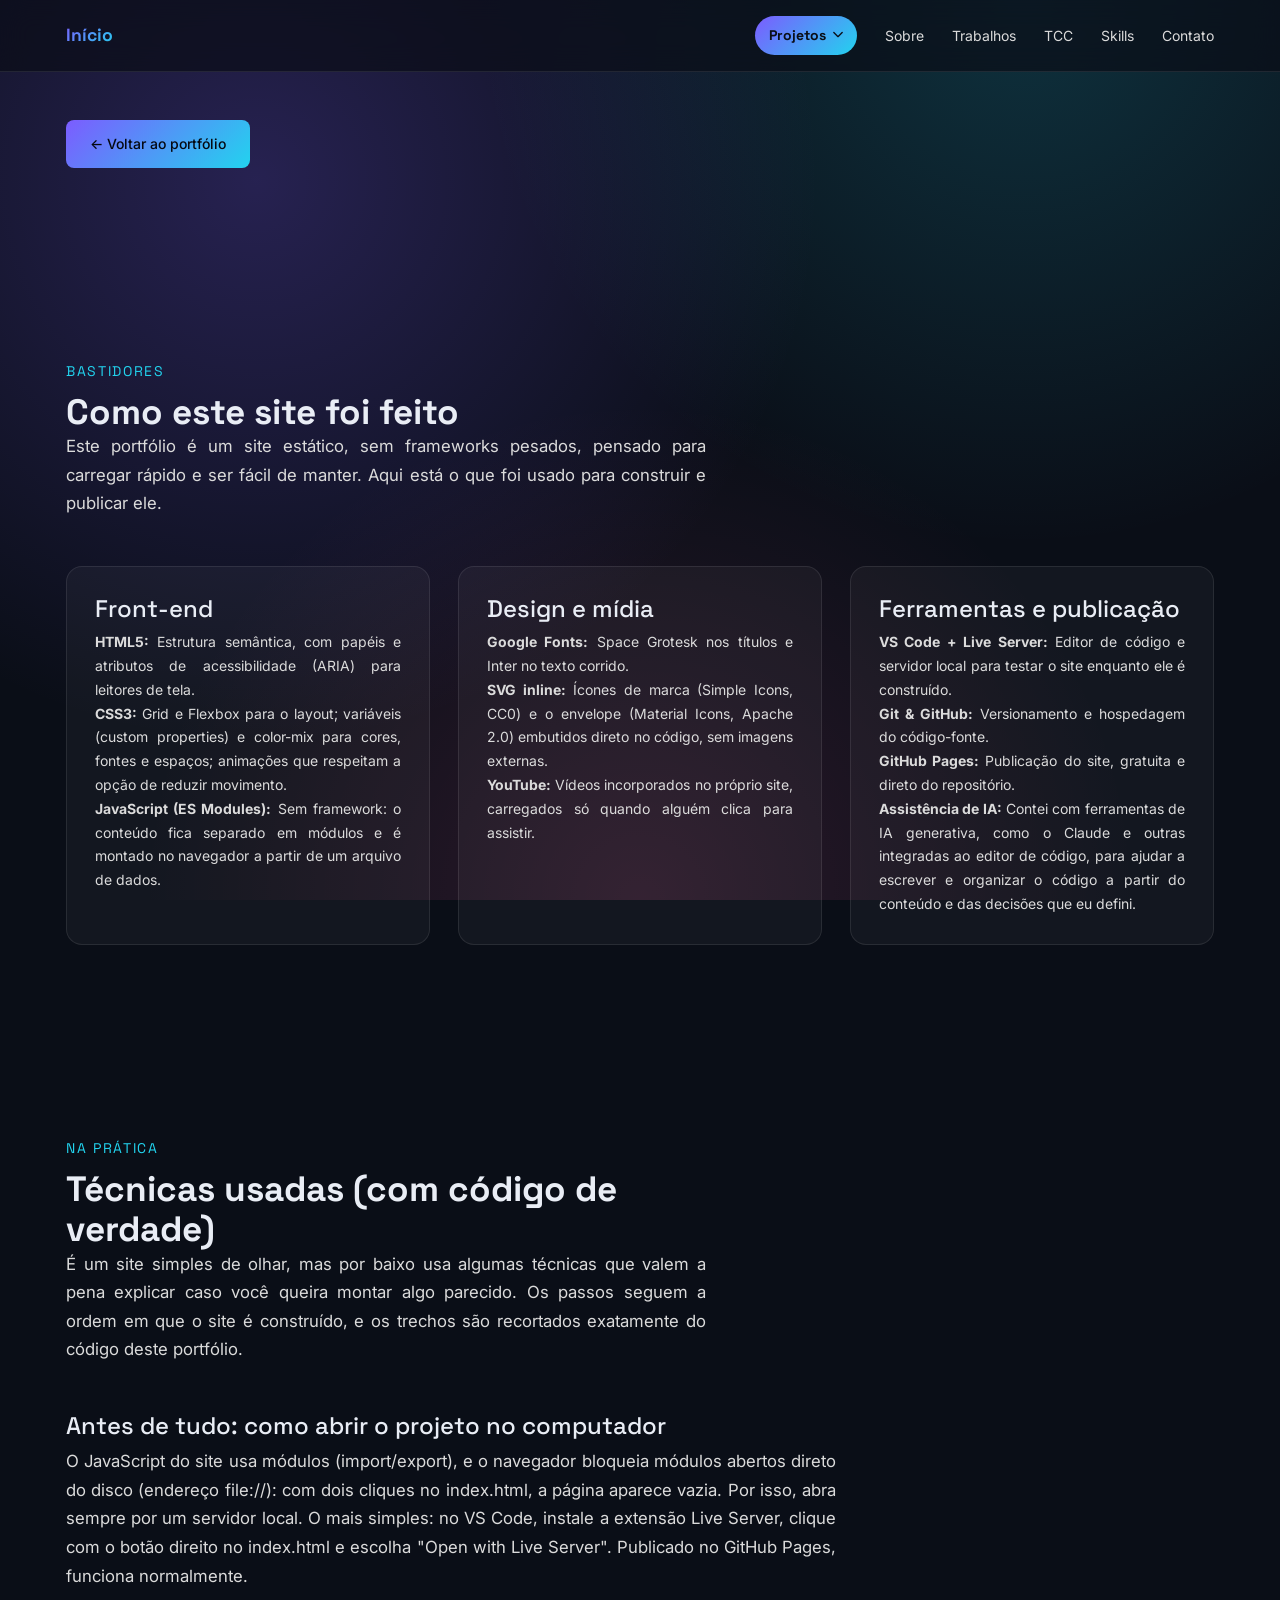
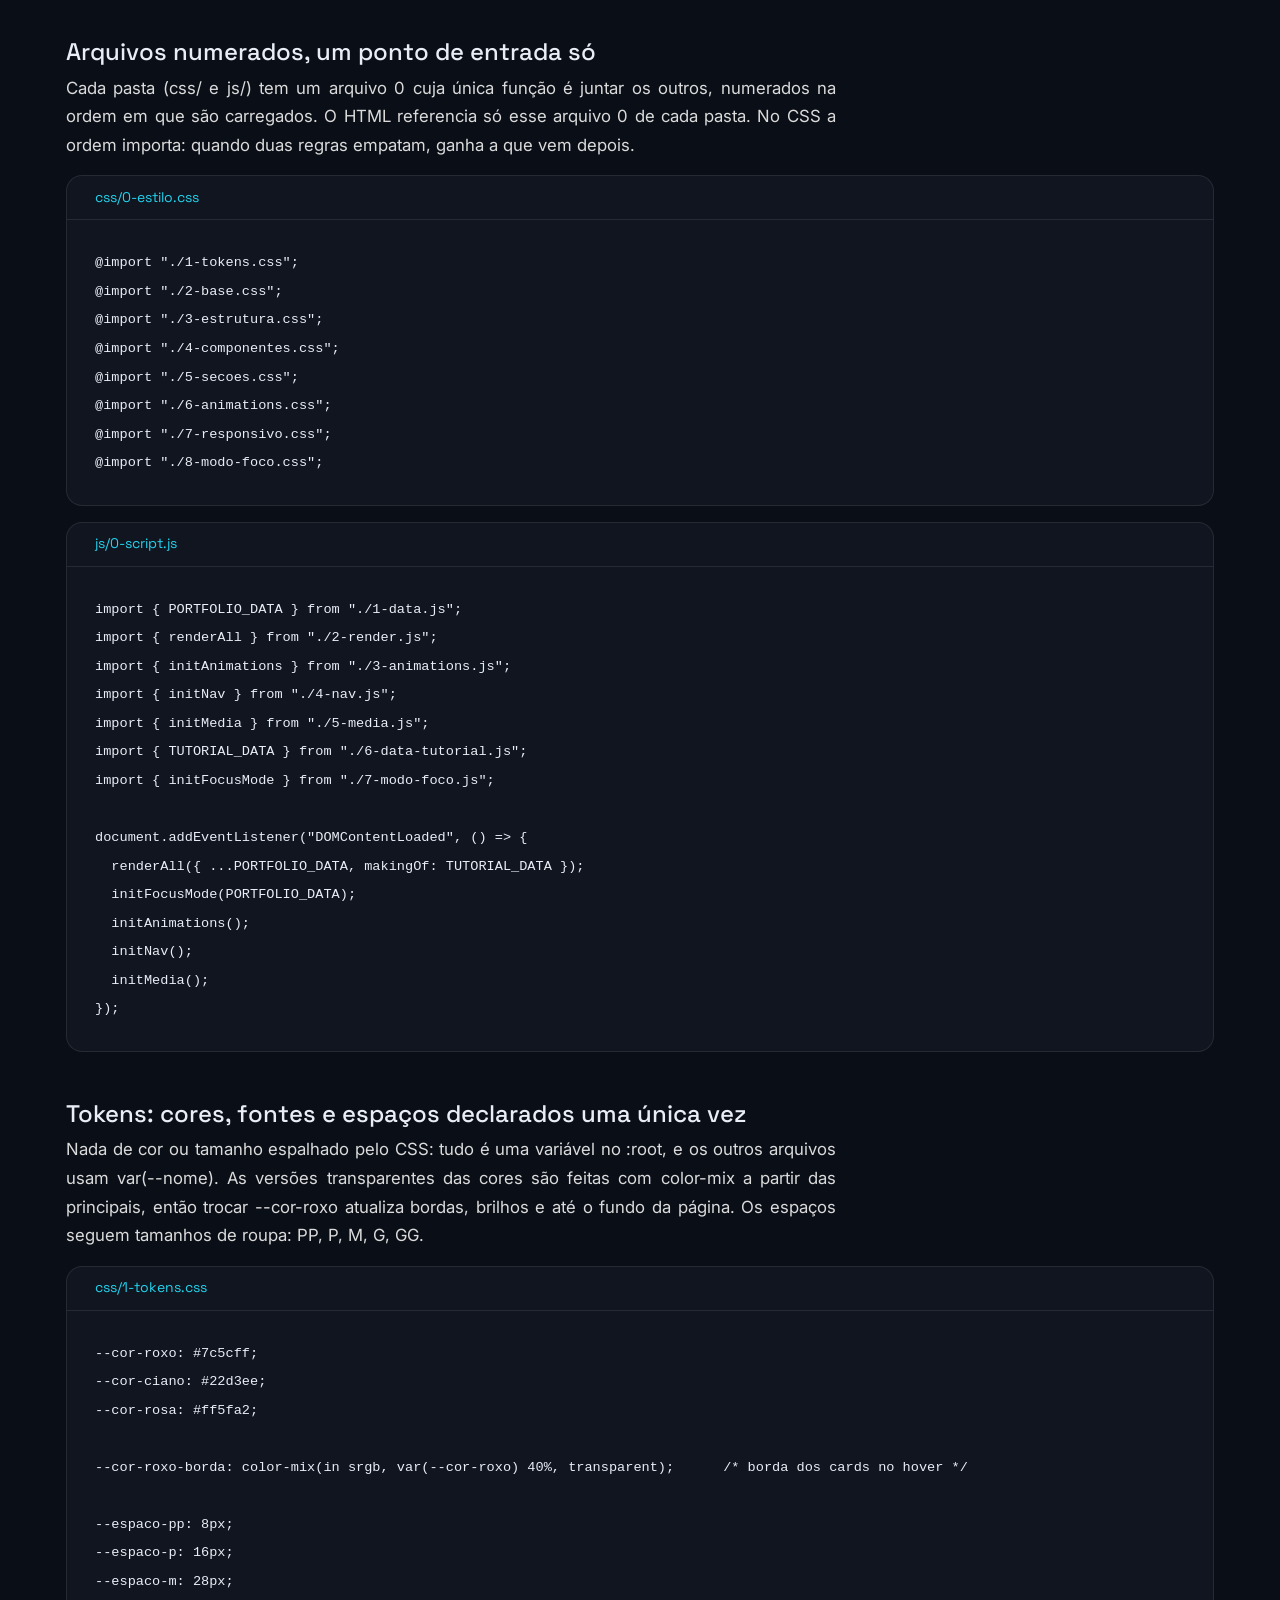
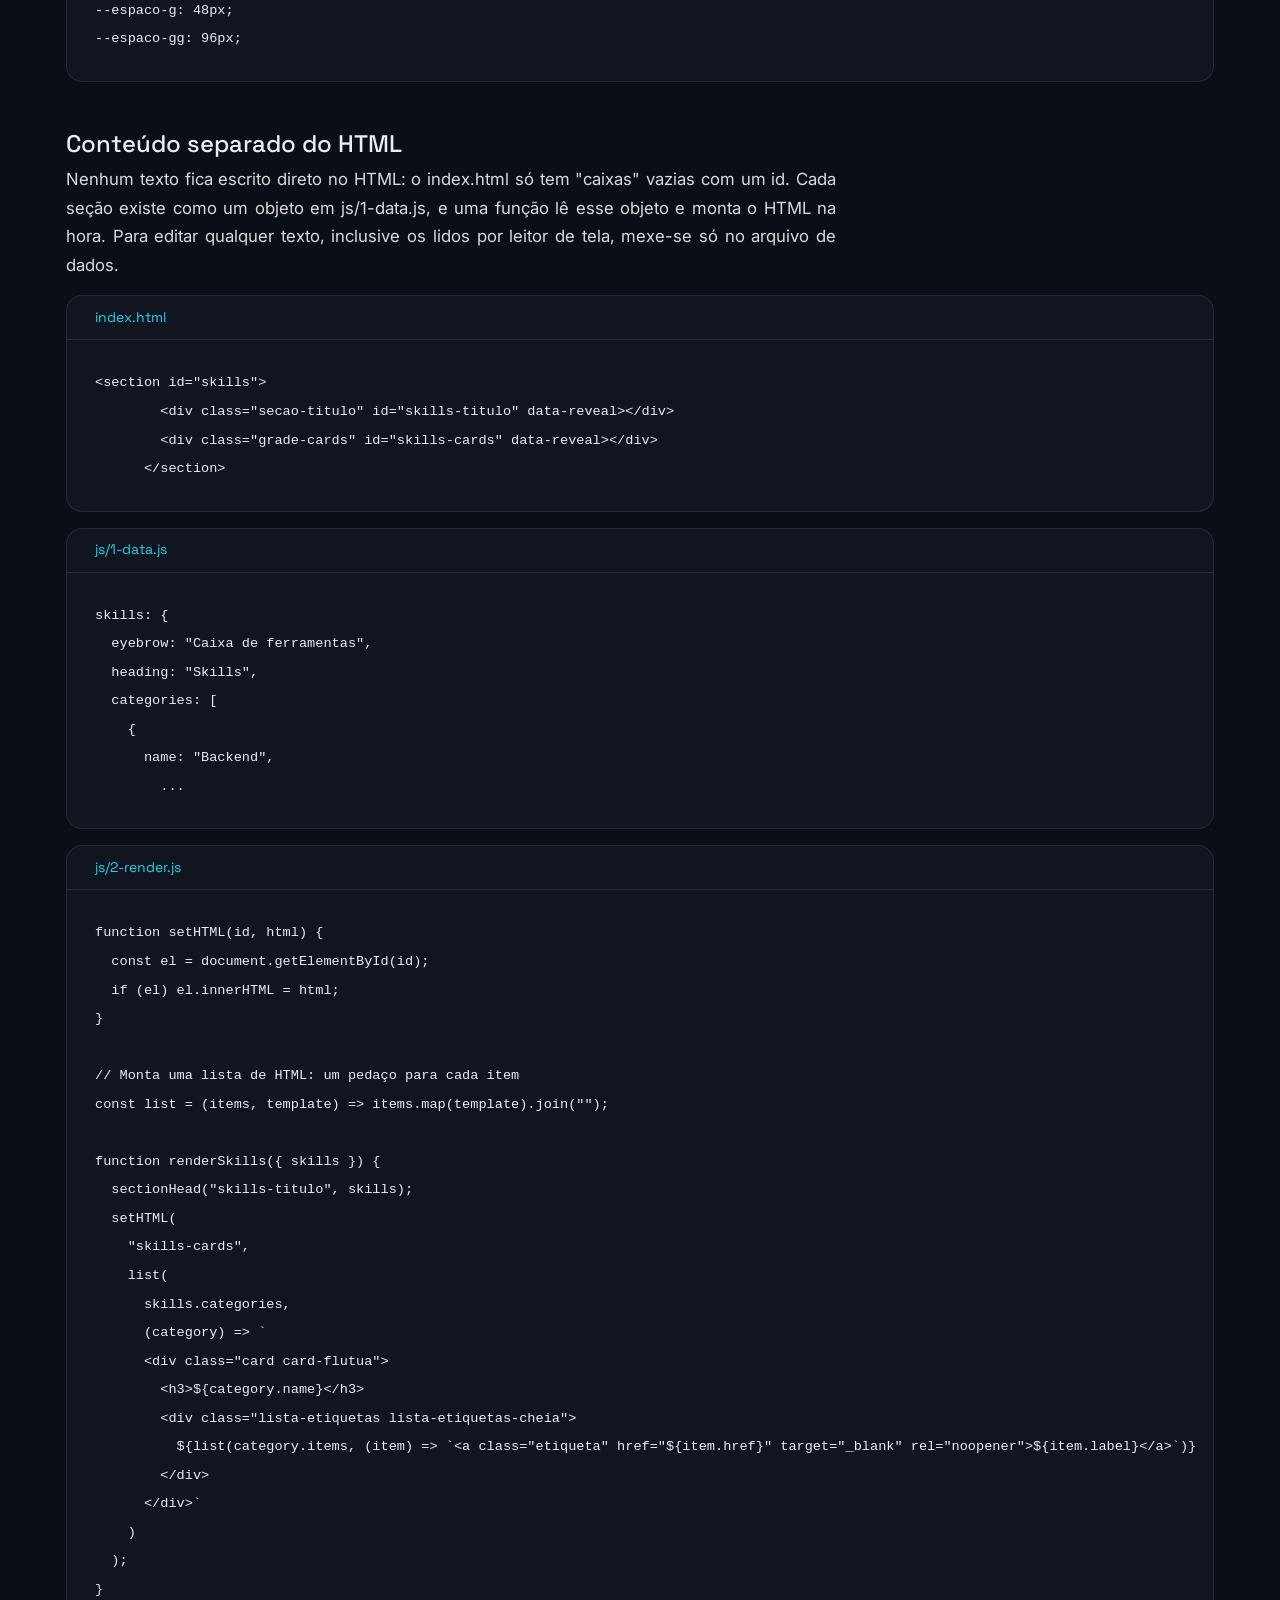
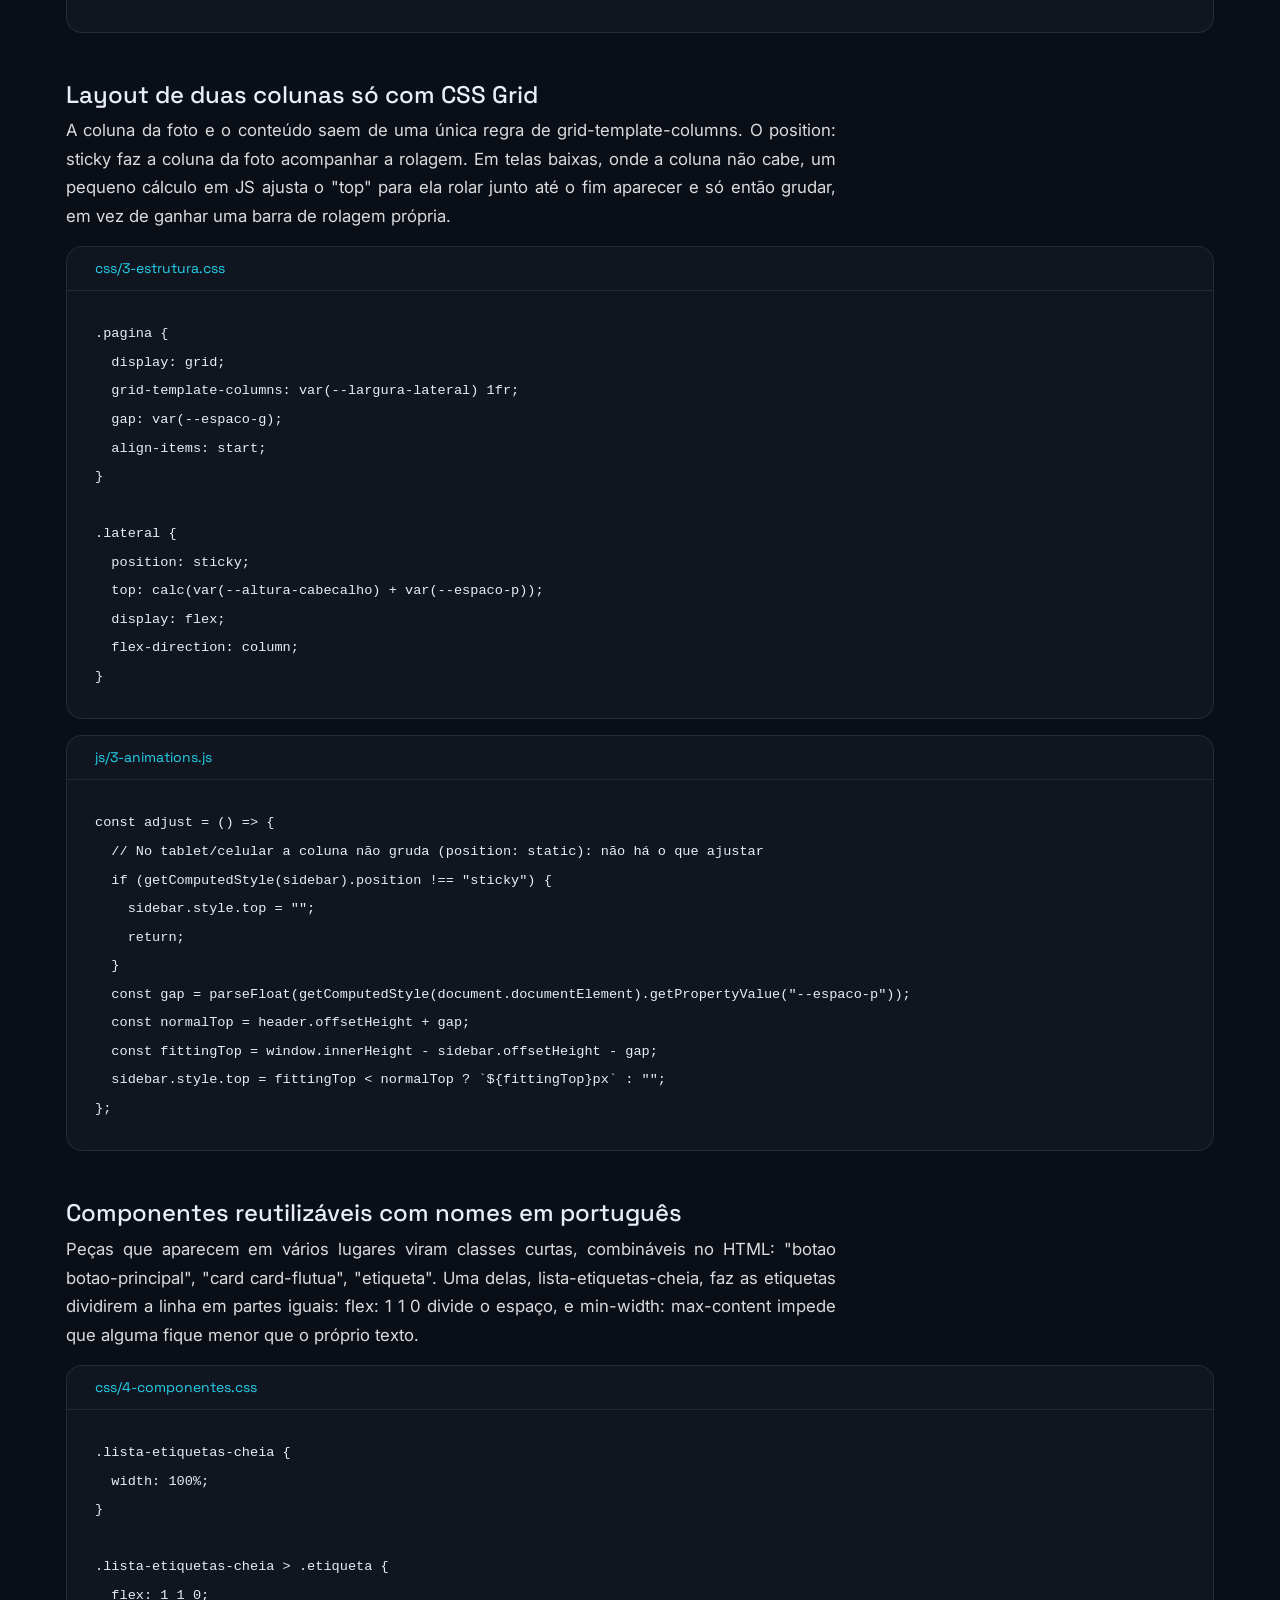
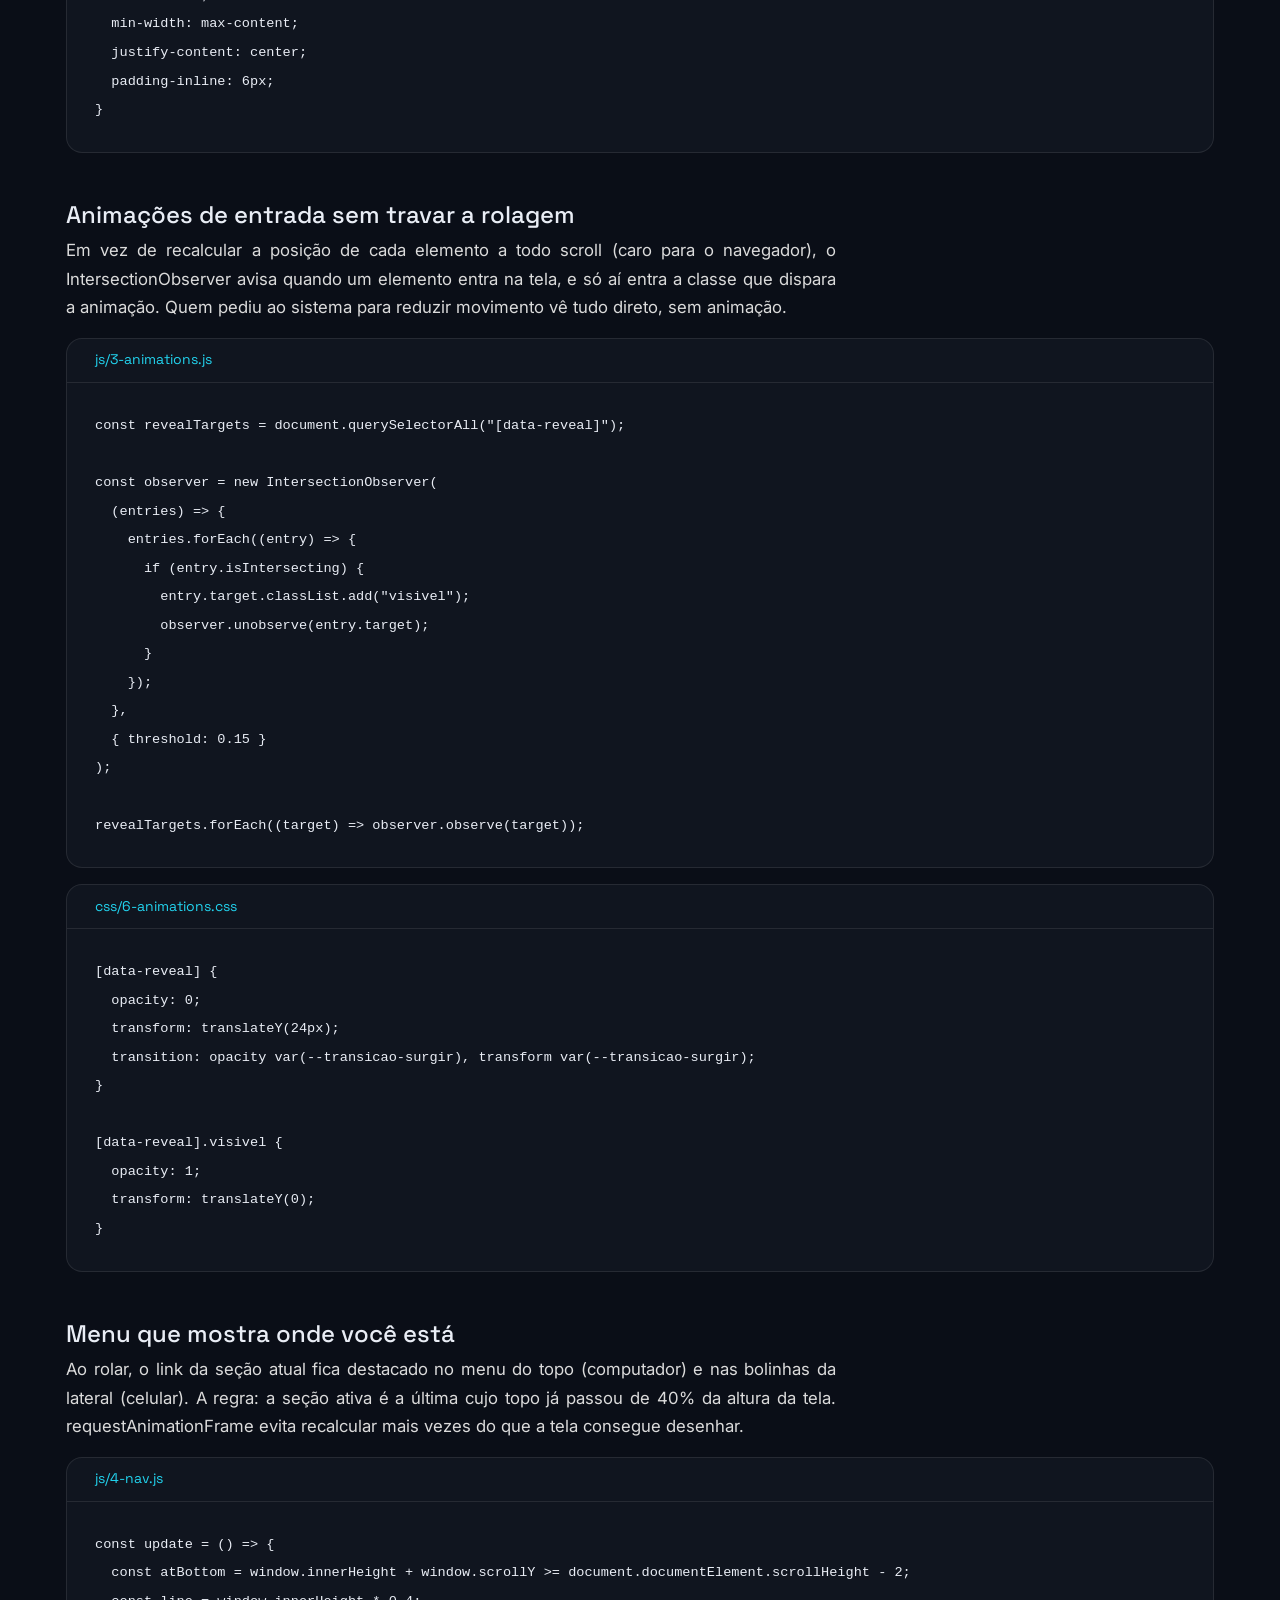
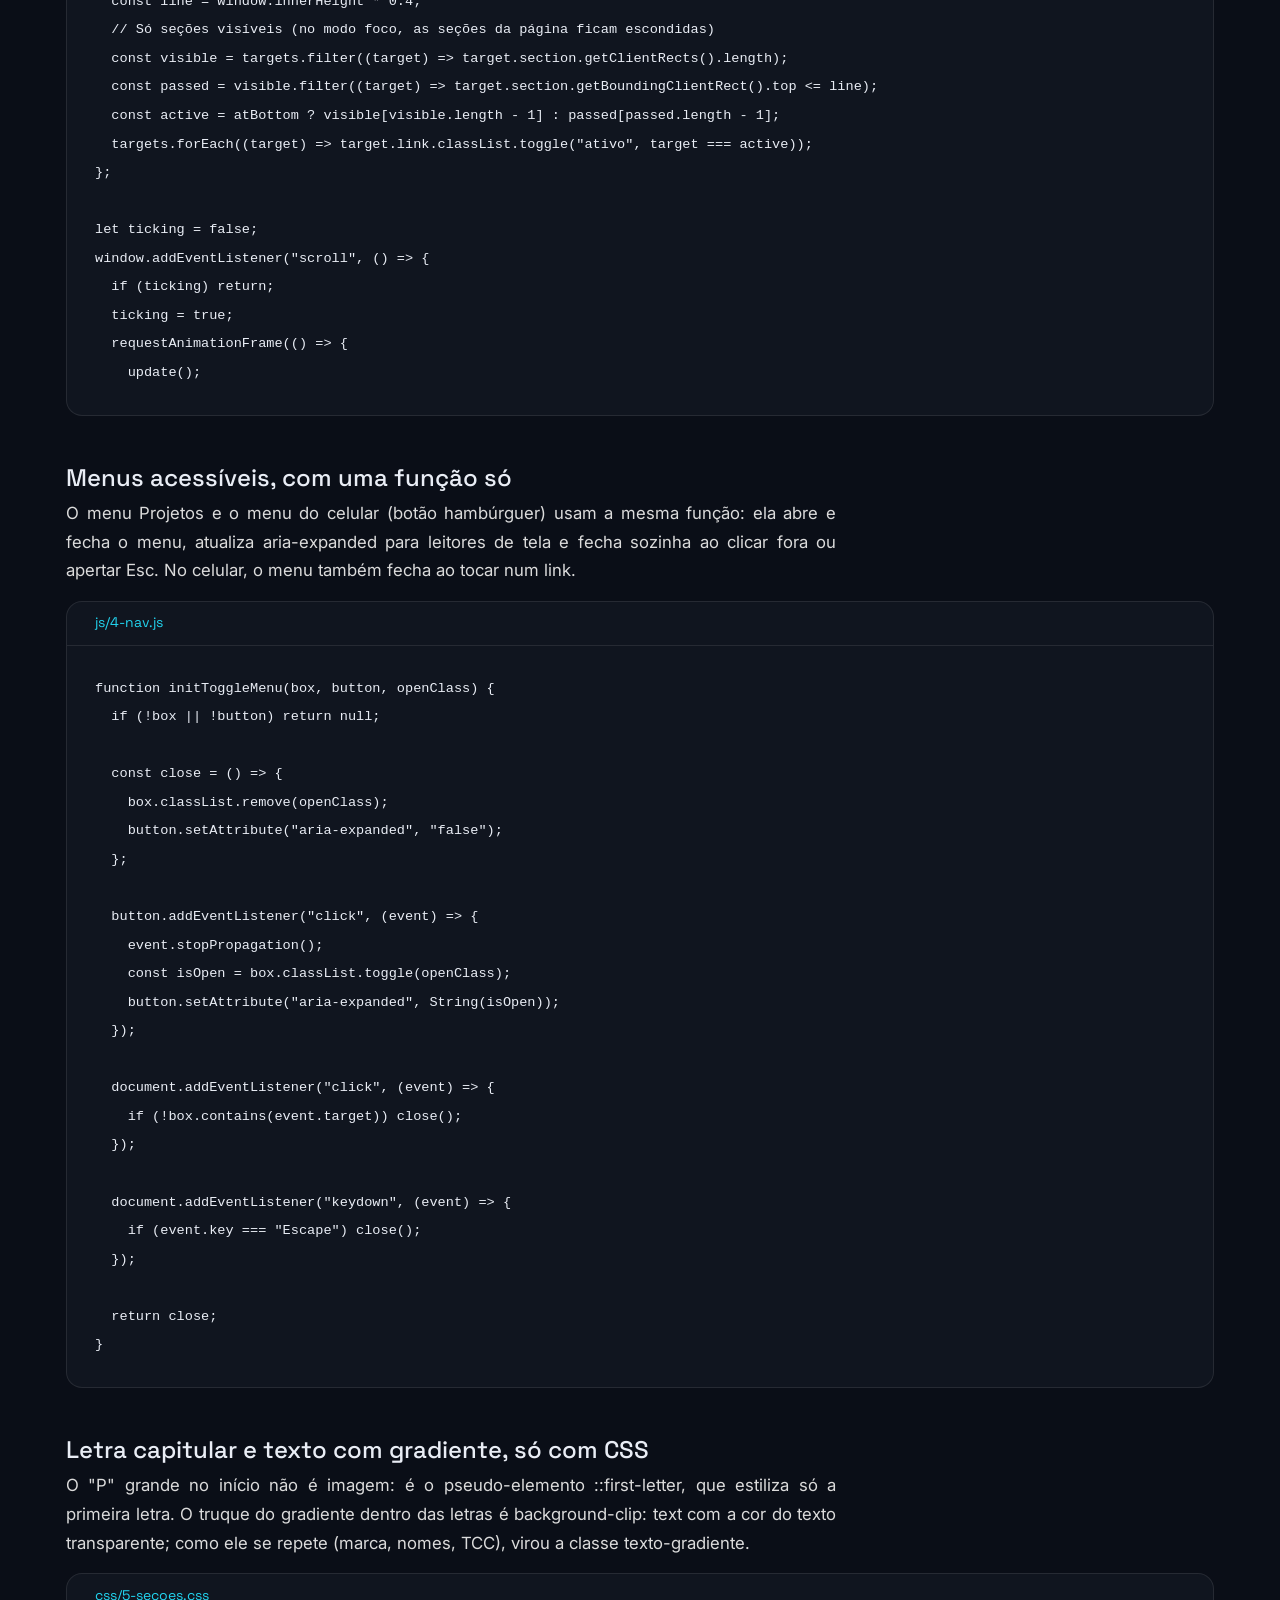
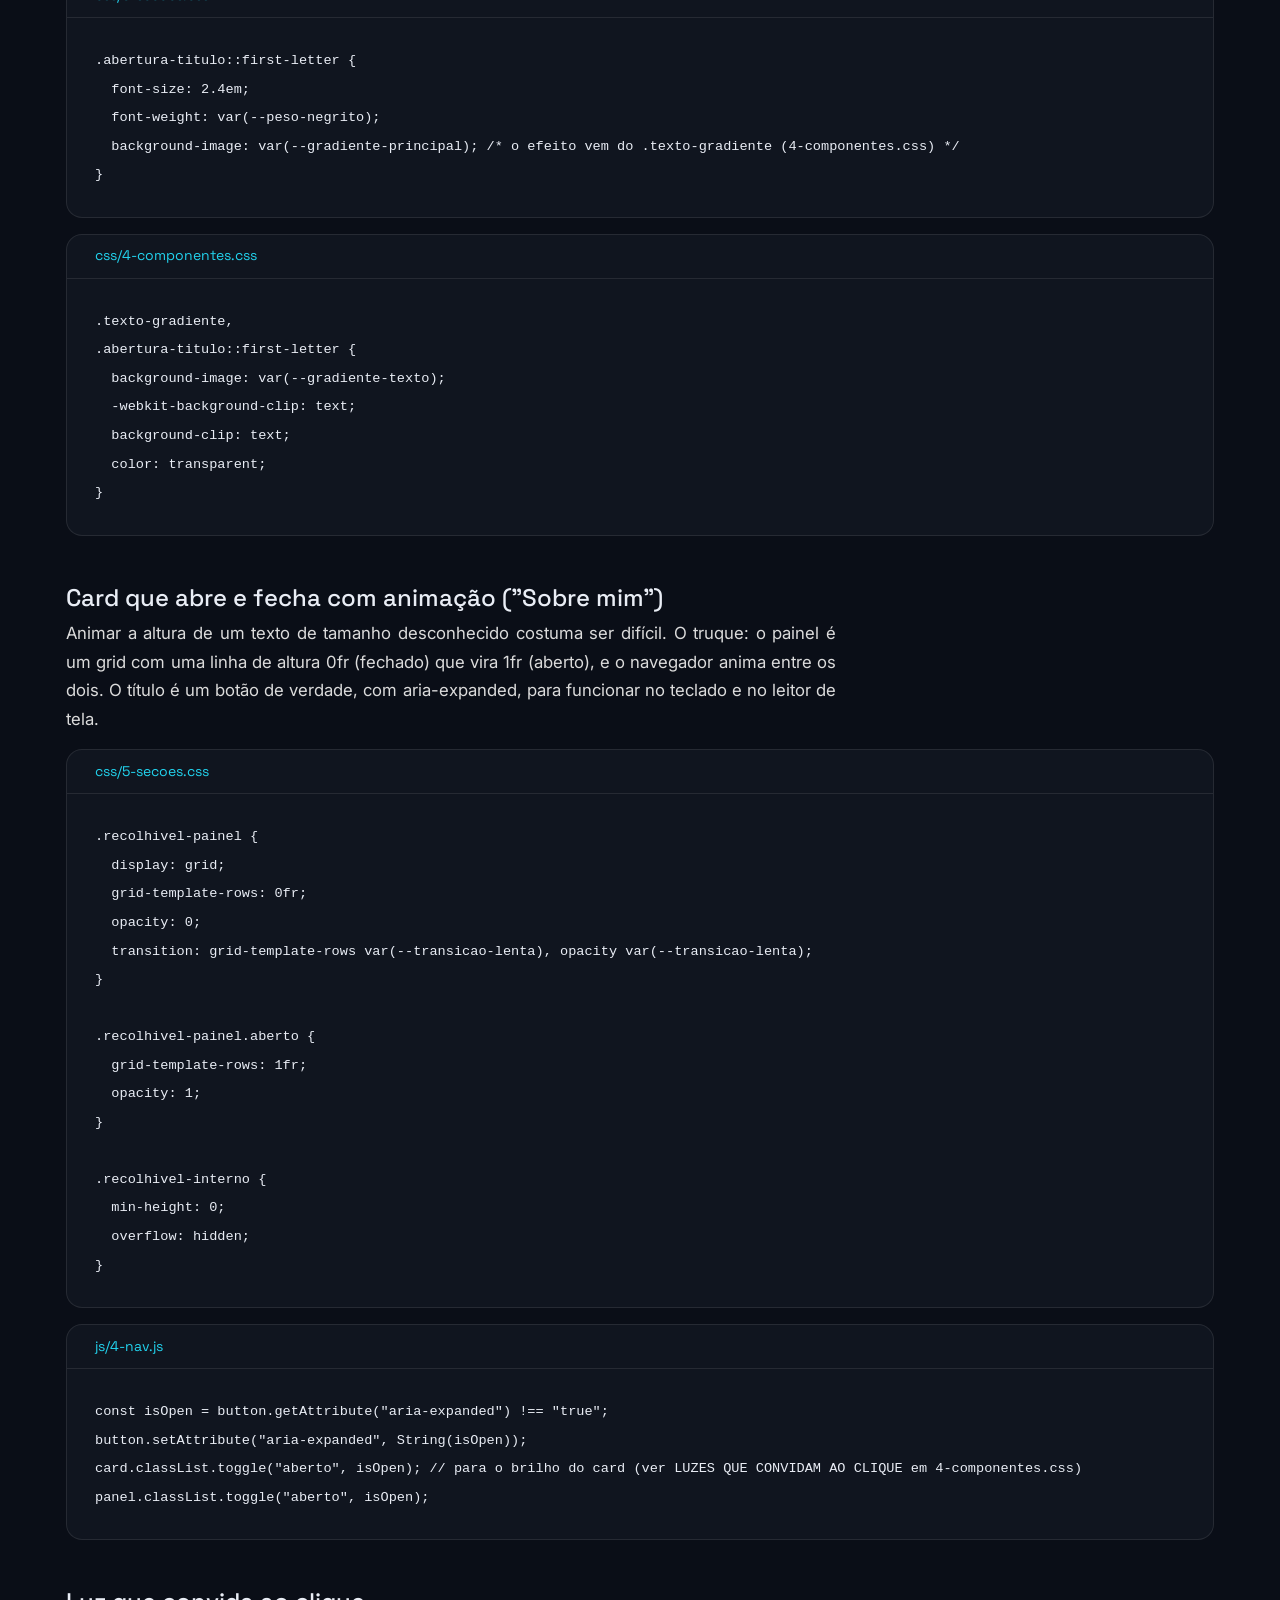
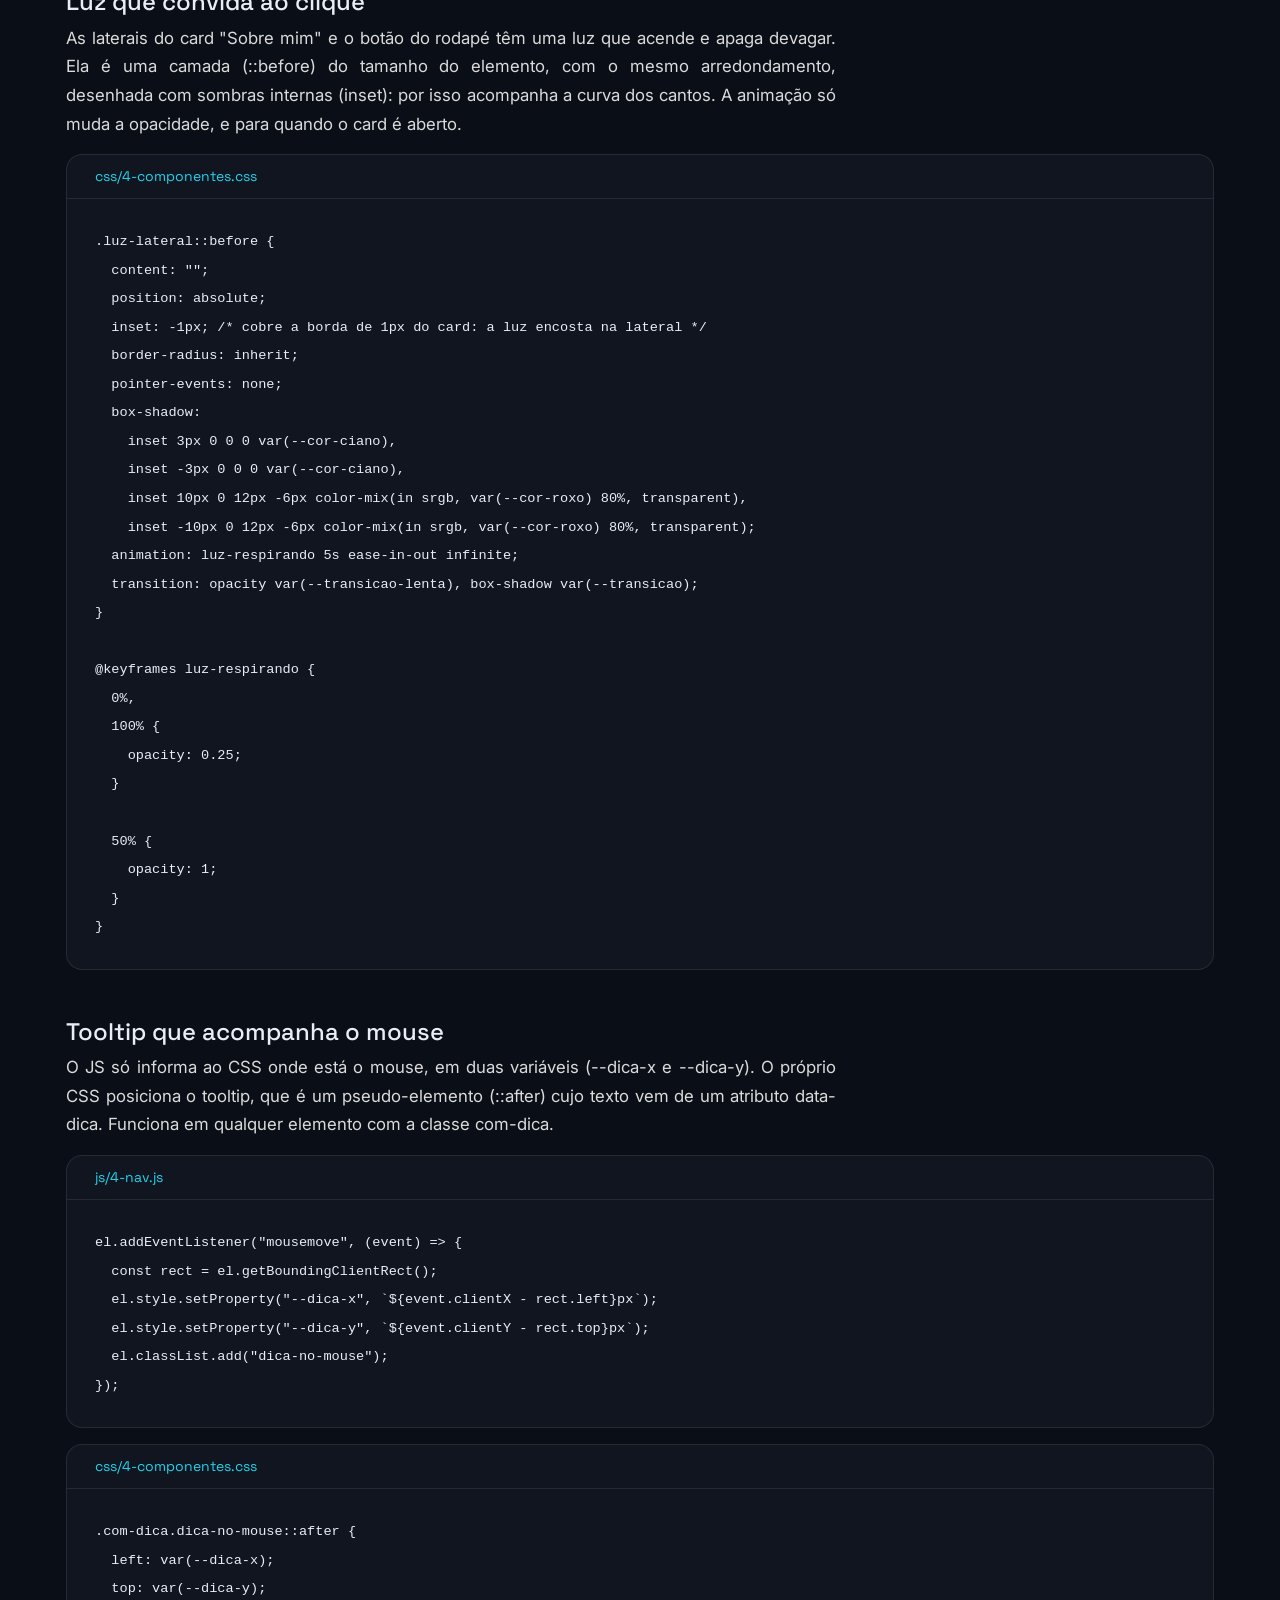
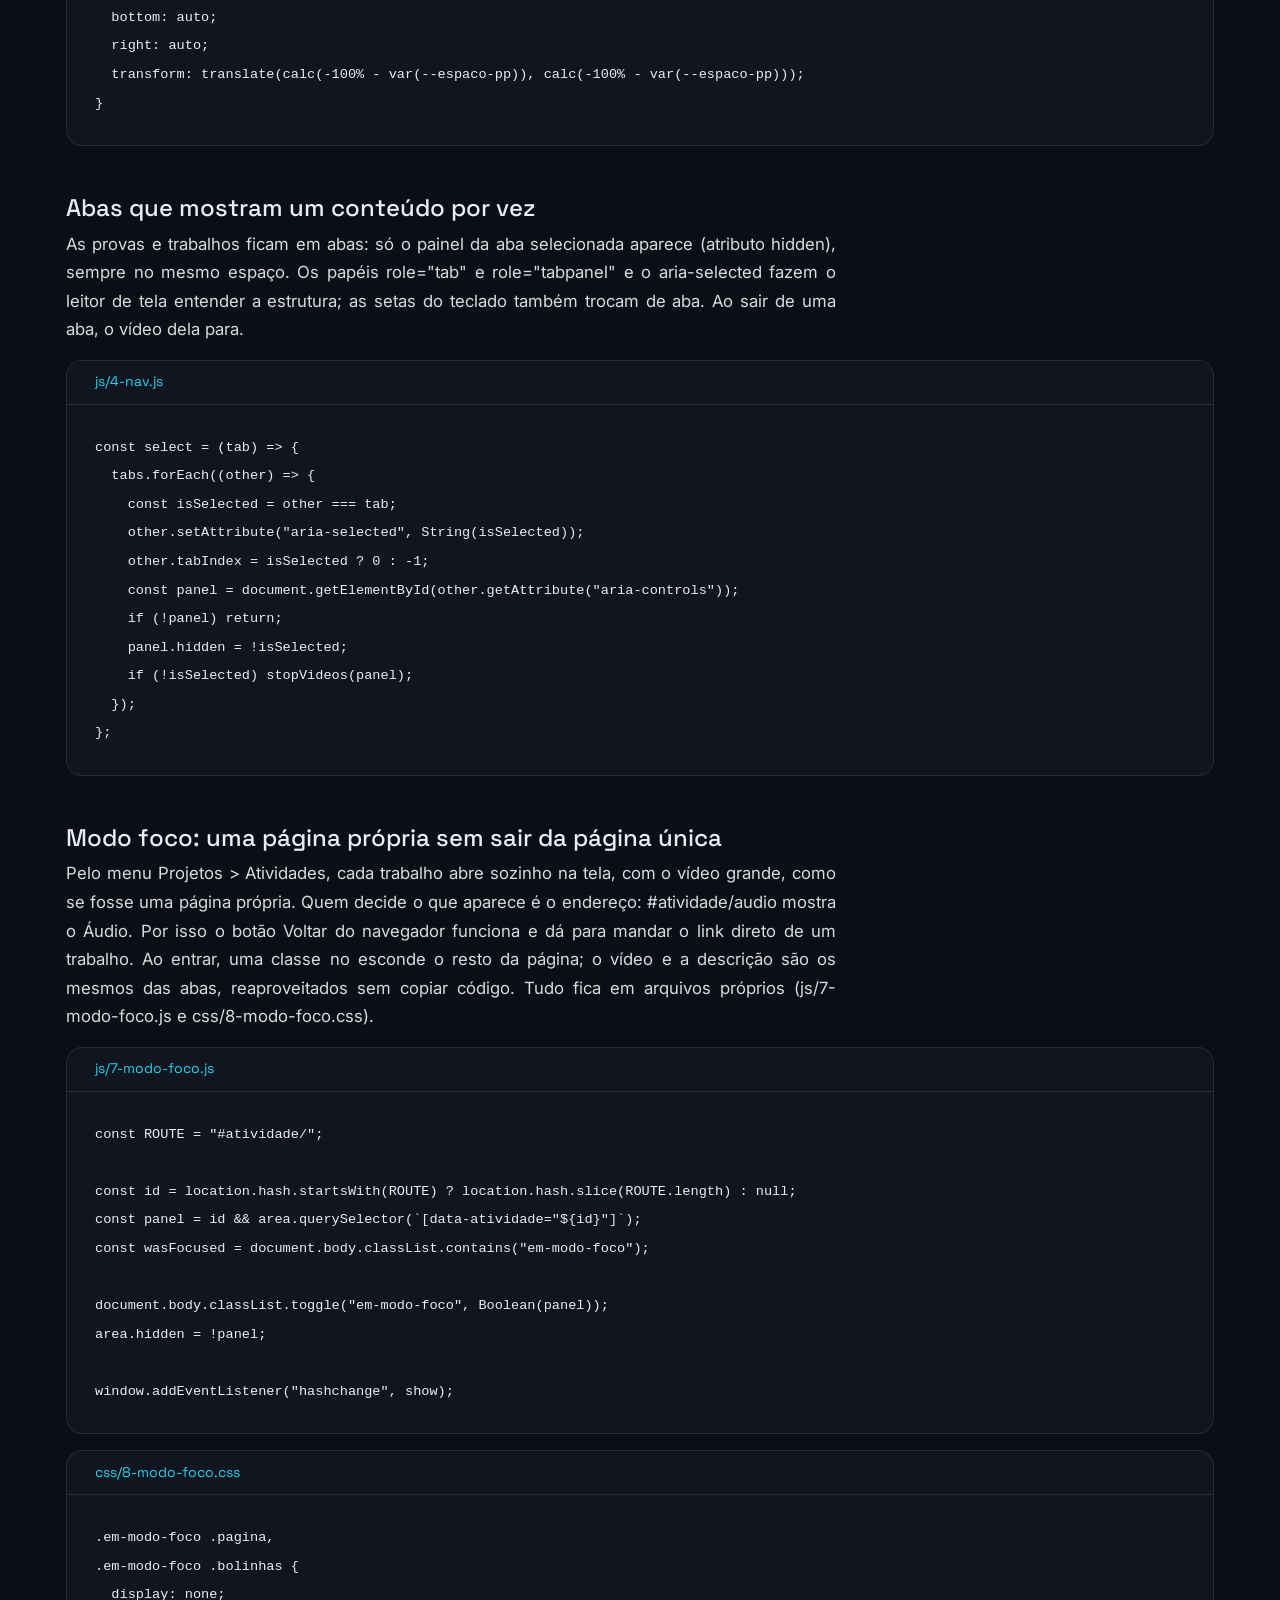
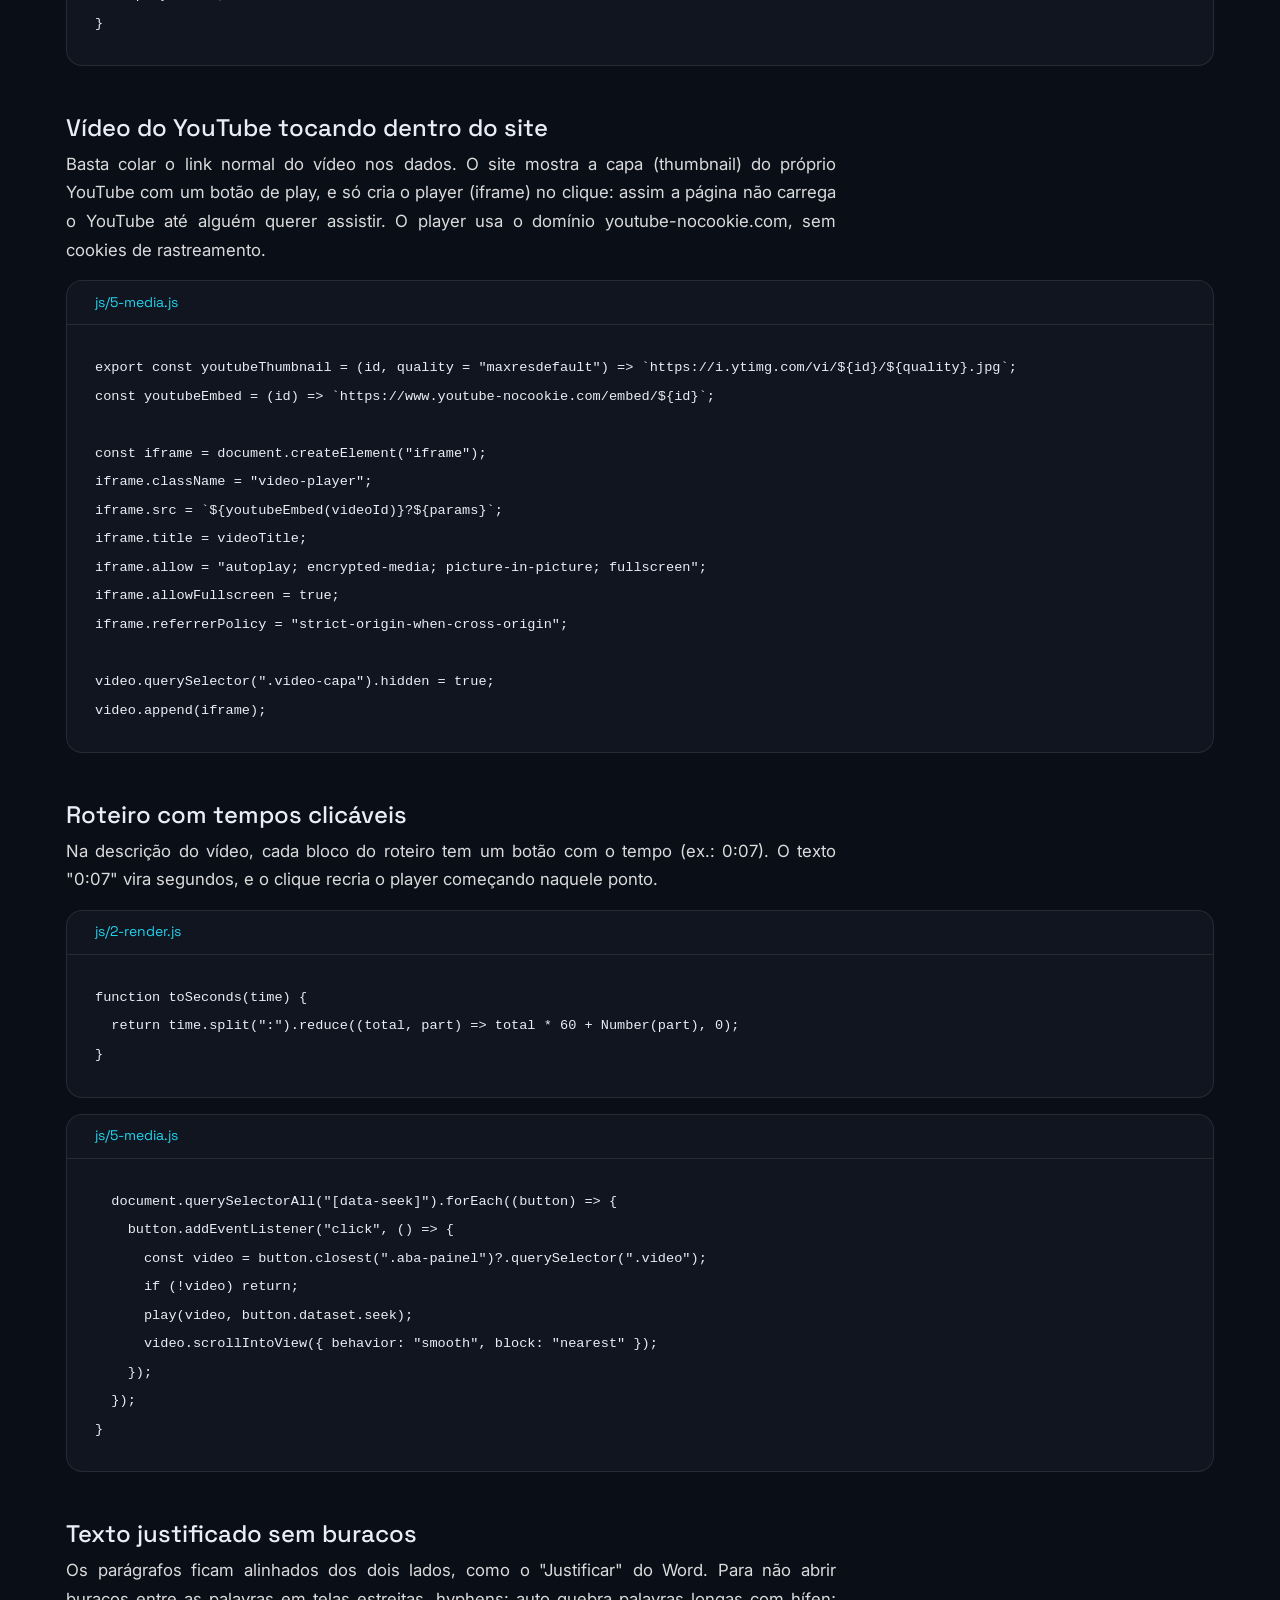
<file: tecnologias.html>
<!DOCTYPE html>
<html lang="pt-BR">
<head>
  <meta charset="UTF-8" />
  <meta name="viewport" content="width=device-width, initial-scale=1.0" />
  <title>Como este site foi feito - Lucas Novais de Oliveira - Portfólio Reflexivo</title>
  <meta name="description" content="Este portfólio é um site estático, sem frameworks pesados, pensado para carregar rápido e ser fácil de manter. Aqui está o que foi usado para construir e publicar ele." />

  <link rel="icon" type="image/svg+xml" href="data:image/svg+xml,%3Csvg xmlns='http://www.w3.org/2000/svg' viewBox='0 0 64 64'%3E%3Cdefs%3E%3ClinearGradient id='g' x1='0' y1='0' x2='1' y2='1'%3E%3Cstop offset='0' stop-color='%237c5cff'/%3E%3Cstop offset='1' stop-color='%2322d3ee'/%3E%3C/linearGradient%3E%3C/defs%3E%3Crect width='64' height='64' rx='14' fill='url(%23g)'/%3E%3Ctext x='32' y='43' font-family='Arial' font-weight='700' font-size='28' fill='white' text-anchor='middle'%3ELN%3C/text%3E%3C/svg%3E" />

  <link rel="preconnect" href="https://fonts.googleapis.com" />
  <link rel="preconnect" href="https://fonts.gstatic.com" crossorigin />
  <link href="https://fonts.googleapis.com/css2?family=Space+Grotesk:wght@500;700&family=Inter:wght@400;500&display=swap" rel="stylesheet" />

  <link rel="stylesheet" href="./css/0-estilo.css" />
</head>
<body>
  <header class="cabecalho" id="cabecalho">
    <div class="container">
      <a href="#inicio" class="marca texto-gradiente" id="menu-marca"></a>
      <nav>
        <ul class="menu-links" id="menu-links"></ul>
      </nav>
      <button class="menu-hamburguer" id="menu-hamburguer" type="button" aria-expanded="false" aria-controls="menu-links">
        <span class="menu-hamburguer-barra"></span>
        <span class="menu-hamburguer-barra"></span>
        <span class="menu-hamburguer-barra"></span>
      </button>
    </div>
  </header>

  <main class="container texto-justificado">
    <section id="voltar">
      <a class="botao botao-principal" href="./index.html" id="voltar-botao"></a>
    </section>

    <section id="tecnologias">
      <div class="secao-titulo" id="bastidores-titulo" data-reveal></div>
      <div class="grade-cards" id="bastidores-cards" data-reveal></div>
    </section>

    <section id="tutorial">
      <div class="secao-titulo" id="tutorial-titulo" data-reveal></div>
      <div id="tutorial-passos"></div>
    </section>

    <section id="problemas">
      <div class="secao-titulo" id="problemas-titulo" data-reveal></div>
      <div id="problemas-lista"></div>
    </section>
  </main>

  <footer class="rodape">
    <div class="container">
      <a class="rodape-instituicao" id="rodape-instituicao" target="_blank" rel="noopener"></a>
      <a class="botao botao-contorno luz-lateral com-dica aperta-ao-clicar" id="rodape-botao"></a>
      <ul class="menu-links" id="rodape-links"></ul>
    </div>
  </footer>

  <script type="module" src="./js/0-script.js"></script>
</body>
</html>
</file>
<file: css/0-estilo.css>
/* =====================================================================
   PONTO DE ENTRADA DO CSS: só junta os arquivos abaixo, nesta ordem.
   A ordem importa: quem vem depois ganha quando duas regras empatam.

   1-tokens       cores, fontes, tamanhos e espaços (mude o visual aqui)
   2-base         reset do navegador + estilo padrão de títulos e textos
   3-estrutura    esqueleto da página: cabeçalho, colunas, seções, rodapé
   4-componentes  peças reutilizáveis: botões, selos, etiquetas, cards
   5-secoes       cada parte do site, na ordem em que aparece na página
   6-animations   surgimento das seções ao rolar a página
   7-responsivo   ajustes para tablet e celular
   8-modo-foco    um trabalho sozinho na tela (menu Projetos > Atividades)
   ===================================================================== */
@import "./1-tokens.css";
@import "./2-base.css";
@import "./3-estrutura.css";
@import "./4-componentes.css";
@import "./5-secoes.css";
@import "./6-animations.css";
@import "./7-responsivo.css";
@import "./8-modo-foco.css";
</file>
